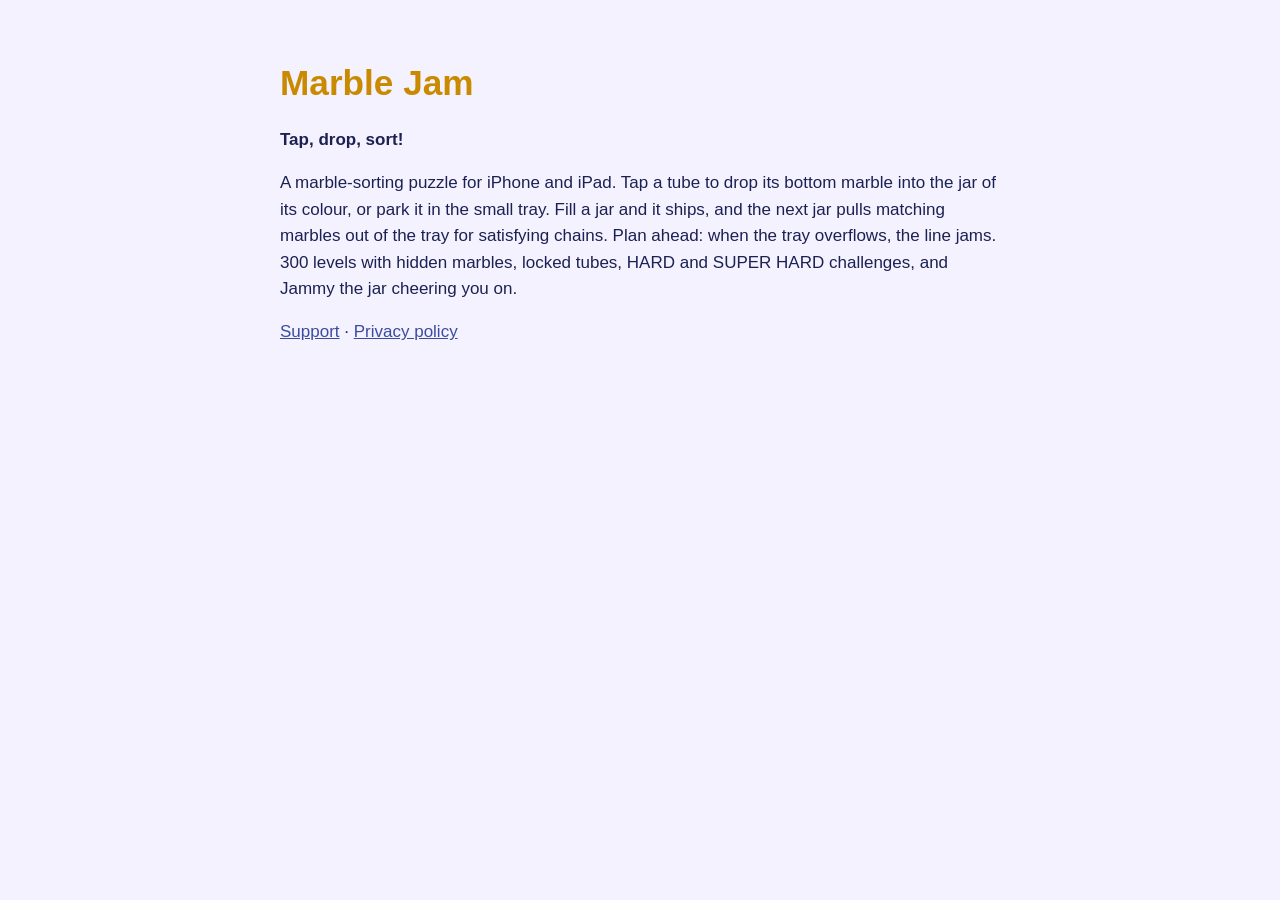
<file: index.html>
<!doctype html><html lang="en"><head><meta charset="utf-8"><meta name="viewport" content="width=device-width,initial-scale=1">
<title>Marble Jam: Sort Factory</title><link rel="stylesheet" href="style.css"></head><body><main>
<h1>Marble Jam</h1><p><strong>Tap, drop, sort!</strong></p>
<p>A marble-sorting puzzle for iPhone and iPad. Tap a tube to drop its bottom marble into the jar of its colour, or park it in the small tray. Fill a jar and it ships, and the next jar pulls matching marbles out of the tray for satisfying chains. Plan ahead: when the tray overflows, the line jams. 300 levels with hidden marbles, locked tubes, HARD and SUPER HARD challenges, and Jammy the jar cheering you on.</p>
<p><a href="support.html">Support</a> · <a href="privacy.html">Privacy policy</a></p>
</main></body></html>
</file>
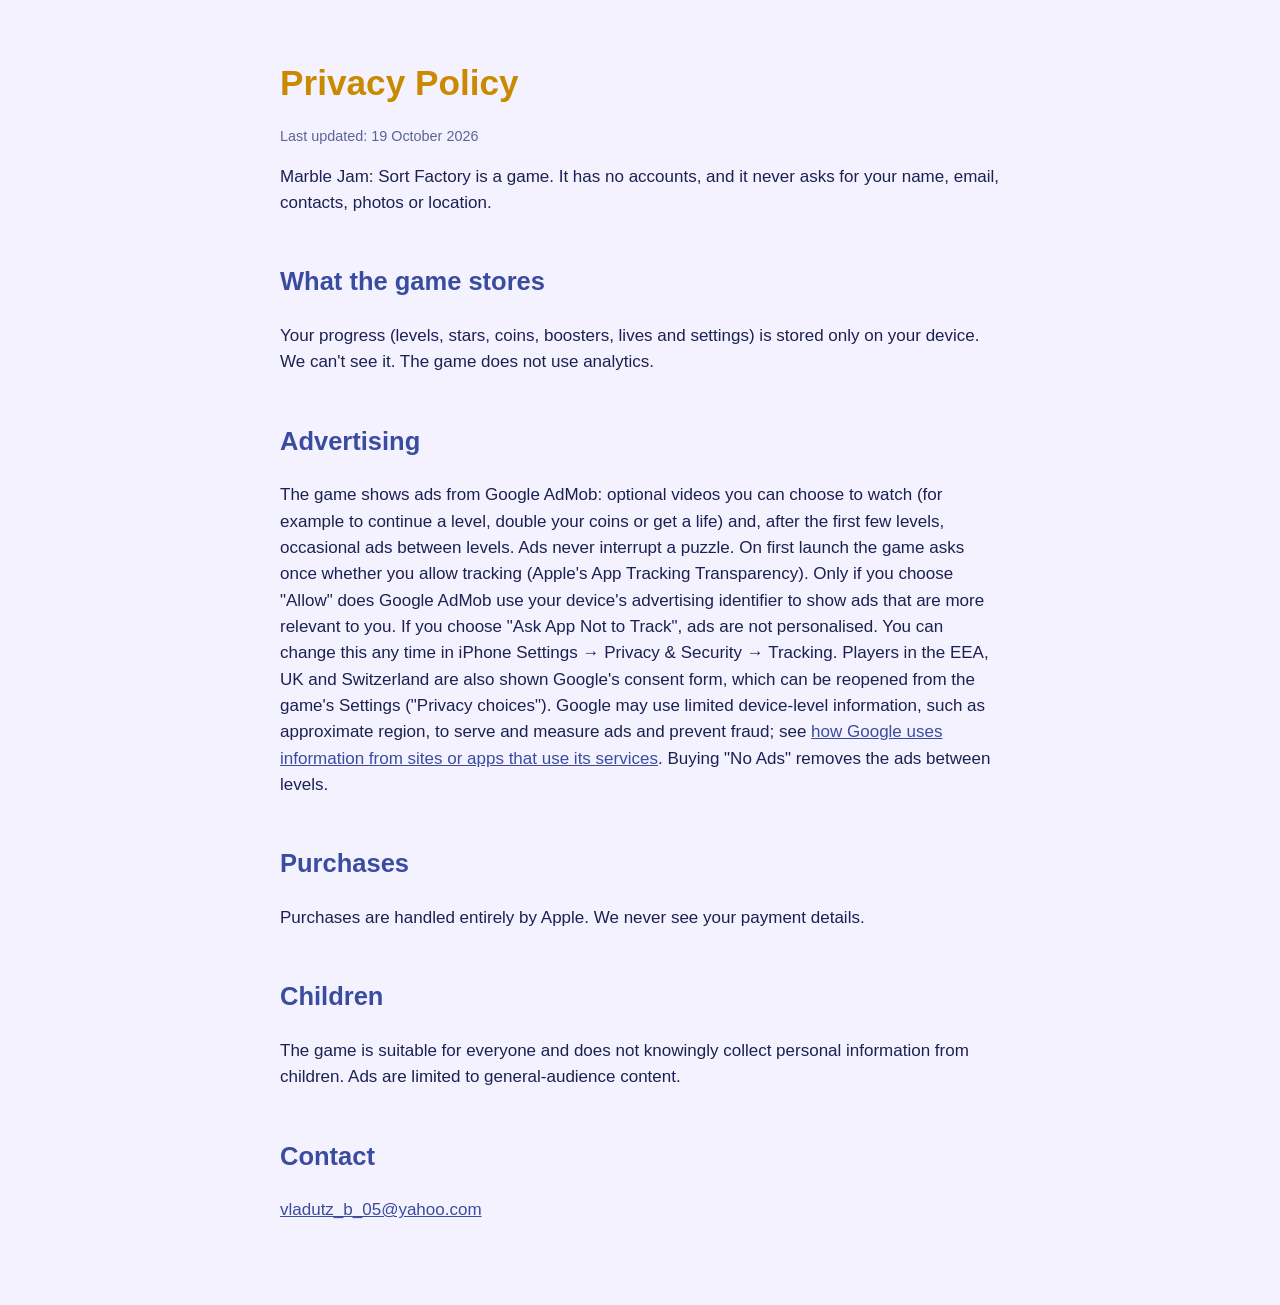
<file: privacy.html>
<!doctype html><html lang="en"><head><meta charset="utf-8"><meta name="viewport" content="width=device-width,initial-scale=1">
<title>Marble Jam Privacy Policy</title><link rel="stylesheet" href="style.css"></head><body><main>
<h1>Privacy Policy</h1><p class="small">Last updated: 19 October 2026</p>
<p>Marble Jam: Sort Factory is a game. It has no accounts, and it never asks for your name, email, contacts, photos or location.</p>
<h2>What the game stores</h2><p>Your progress (levels, stars, coins, boosters, lives and settings) is stored only on your device. We can't see it. The game does not use analytics.</p>
<h2>Advertising</h2><p>The game shows ads from Google AdMob: optional videos you can choose to watch (for example to continue a level, double your coins or get a life) and, after the first few levels, occasional ads between levels. Ads never interrupt a puzzle. On first launch the game asks once whether you allow tracking (Apple's App Tracking Transparency). Only if you choose "Allow" does Google AdMob use your device's advertising identifier to show ads that are more relevant to you. If you choose "Ask App Not to Track", ads are not personalised. You can change this any time in iPhone Settings → Privacy &amp; Security → Tracking. Players in the EEA, UK and Switzerland are also shown Google's consent form, which can be reopened from the game's Settings ("Privacy choices"). Google may use limited device-level information, such as approximate region, to serve and measure ads and prevent fraud; see <a href="https://policies.google.com/technologies/partner-sites">how Google uses information from sites or apps that use its services</a>. Buying "No Ads" removes the ads between levels.</p>
<h2>Purchases</h2><p>Purchases are handled entirely by Apple. We never see your payment details.</p>
<h2>Children</h2><p>The game is suitable for everyone and does not knowingly collect personal information from children. Ads are limited to general-audience content.</p>
<h2>Contact</h2><p><a href="mailto:vladutz_b_05@yahoo.com">vladutz_b_05@yahoo.com</a></p>
</main></body></html>
</file>
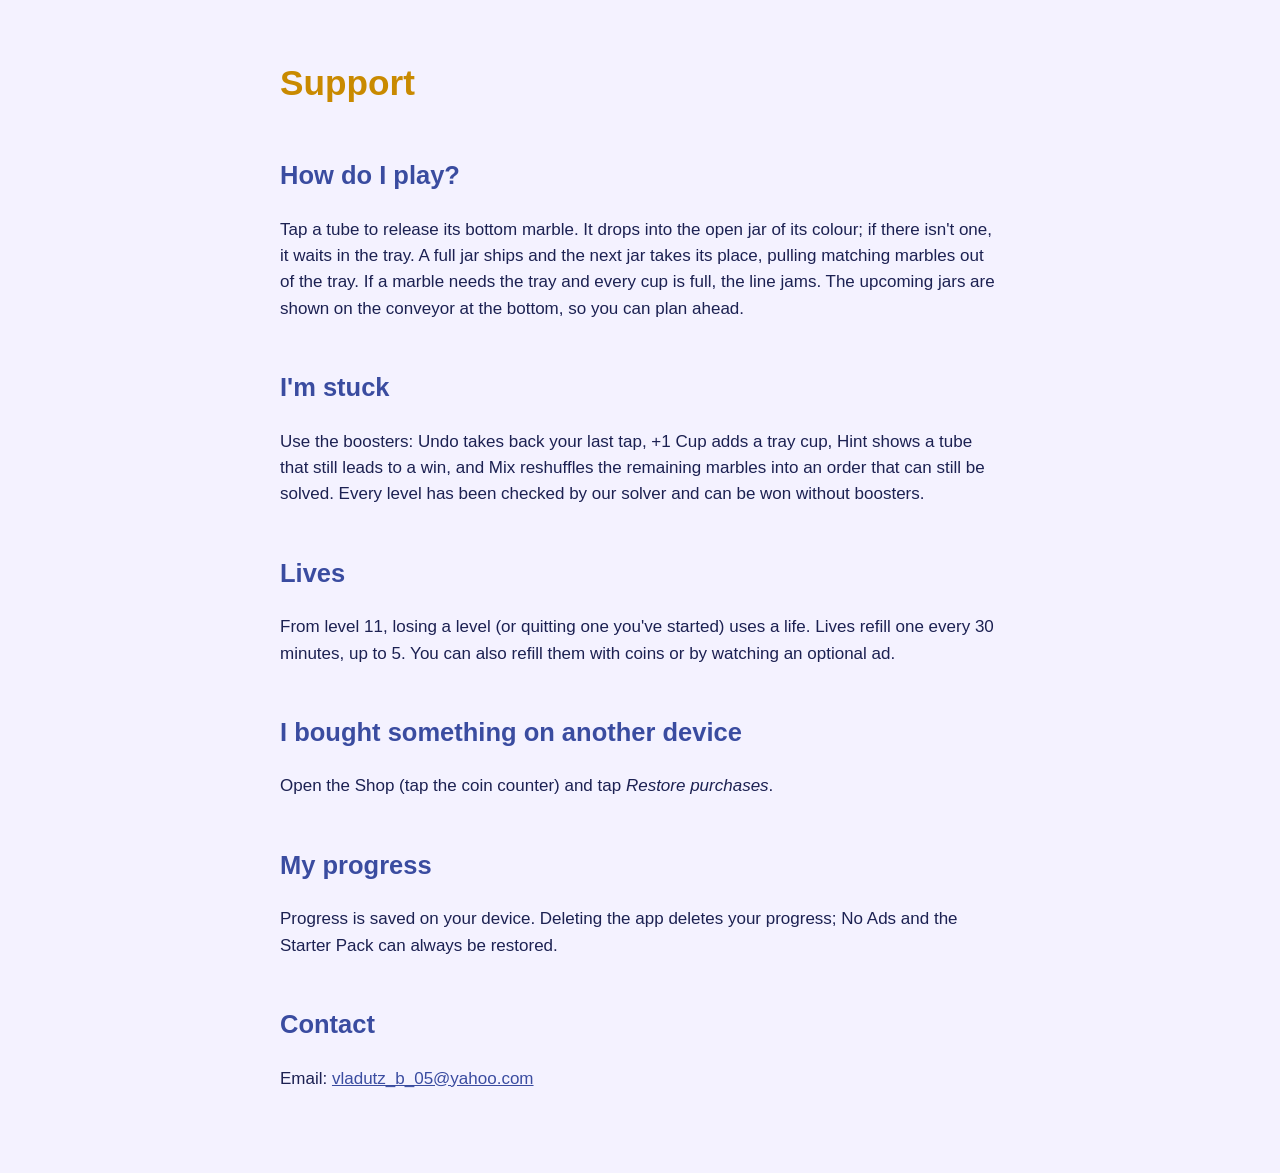
<file: support.html>
<!doctype html><html lang="en"><head><meta charset="utf-8"><meta name="viewport" content="width=device-width,initial-scale=1">
<title>Marble Jam Support</title><link rel="stylesheet" href="style.css"></head><body><main>
<h1>Support</h1>
<h2>How do I play?</h2><p>Tap a tube to release its bottom marble. It drops into the open jar of its colour; if there isn't one, it waits in the tray. A full jar ships and the next jar takes its place, pulling matching marbles out of the tray. If a marble needs the tray and every cup is full, the line jams. The upcoming jars are shown on the conveyor at the bottom, so you can plan ahead.</p>
<h2>I'm stuck</h2><p>Use the boosters: Undo takes back your last tap, +1 Cup adds a tray cup, Hint shows a tube that still leads to a win, and Mix reshuffles the remaining marbles into an order that can still be solved. Every level has been checked by our solver and can be won without boosters.</p>
<h2>Lives</h2><p>From level 11, losing a level (or quitting one you've started) uses a life. Lives refill one every 30 minutes, up to 5. You can also refill them with coins or by watching an optional ad.</p>
<h2>I bought something on another device</h2><p>Open the Shop (tap the coin counter) and tap <em>Restore purchases</em>.</p>
<h2>My progress</h2><p>Progress is saved on your device. Deleting the app deletes your progress; No Ads and the Starter Pack can always be restored.</p>
<h2>Contact</h2><p>Email: <a href="mailto:vladutz_b_05@yahoo.com">vladutz_b_05@yahoo.com</a></p>
</main></body></html>
</file>
<file: style.css>
:root { --bg: #f4f2ff; --ink: #1c2152; --soft: #5d6496; --accent: #3a4ca0; --gold: #c98a00; }
@media (prefers-color-scheme: dark) { :root { --bg: #161c4a; --ink: #eef0ff; --soft: #aab2e6; --accent: #9fb6ff; --gold: #ffc93c; } }
body { margin: 0; font: 17px/1.55 -apple-system, BlinkMacSystemFont, "Segoe UI", sans-serif; background: var(--bg); color: var(--ink); }
main { max-width: 720px; margin: 0 auto; padding: 32px 20px 64px; }
h1 { color: var(--gold); font-size: 2.2rem; margin-bottom: .2em; }
h2 { color: var(--accent); margin-top: 1.8em; }
a { color: var(--accent); }
.small { color: var(--soft); font-size: .9rem; }
</file>
